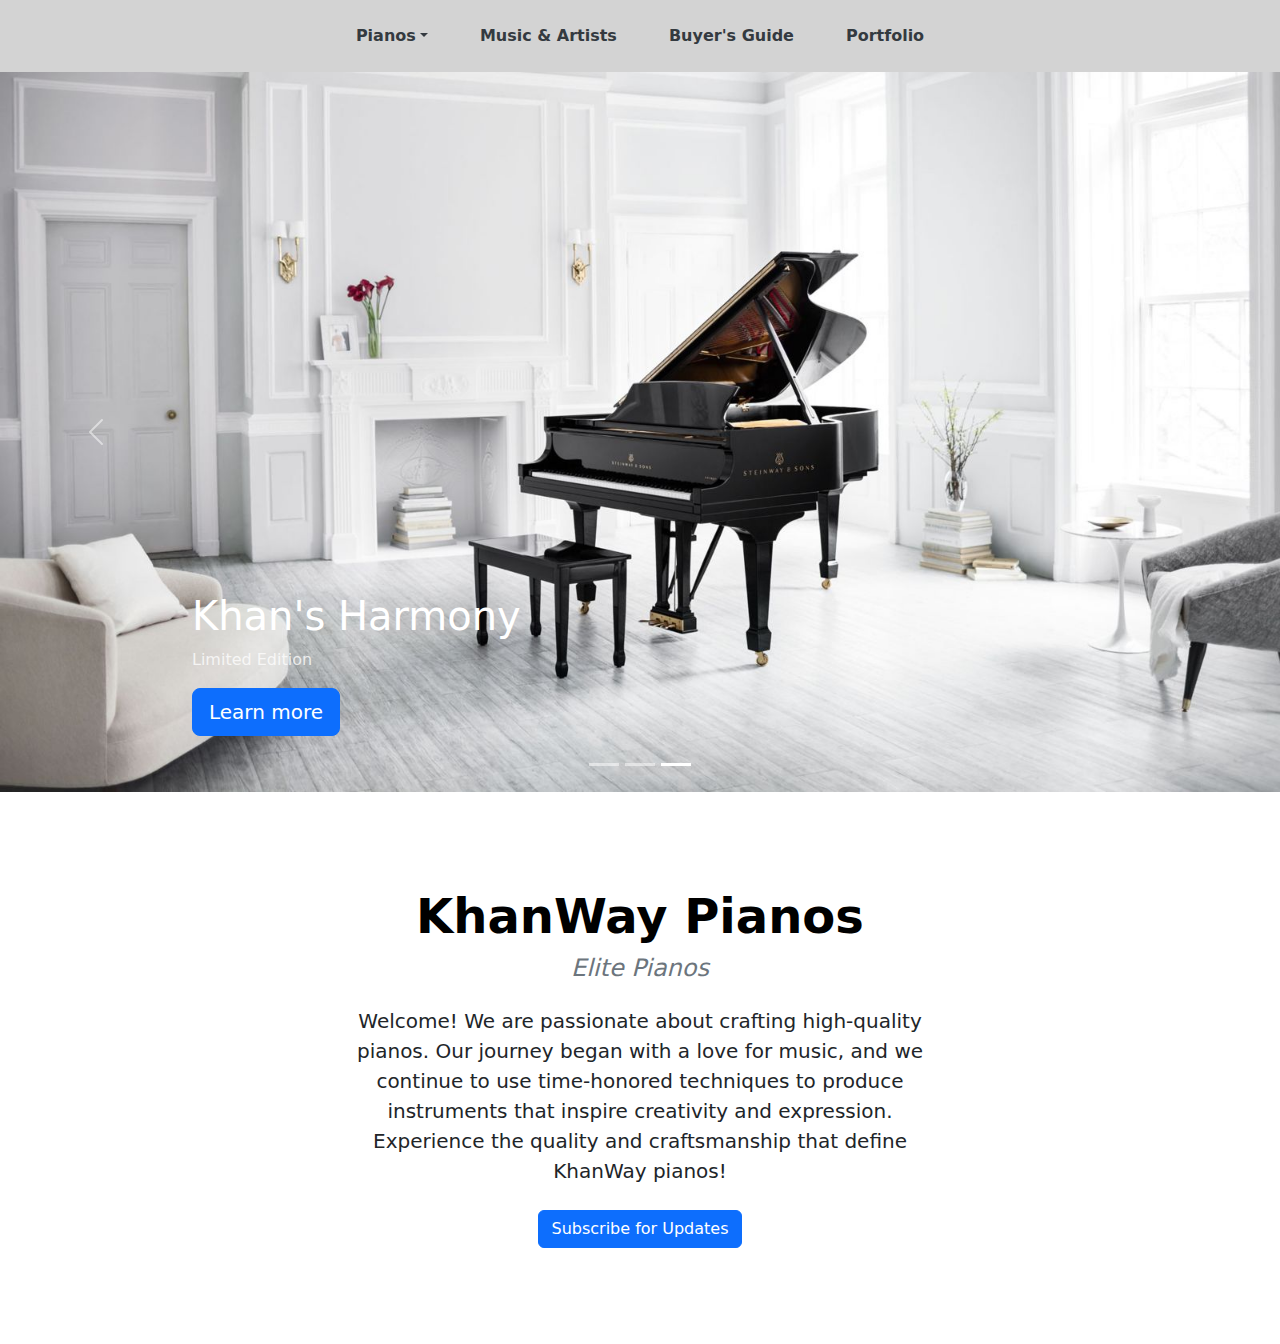
<file: index.html>
<!DOCTYPE html>
<html lang="en">
<head>
    <meta charset="UTF-8">
    <meta name="viewport" content="width=device-width, initial-scale=1.0">
    <title>KhanWay Pianos</title>
    <link href="https://cdn.jsdelivr.net/npm/bootstrap@5.3.3/dist/css/bootstrap.min.css" rel="stylesheet" integrity="sha384-QWTKZyjpPEjISv5WaRU9OFeRpok6YctnYmDr5pNlyT2bRjXh0JMhjY6hW+ALEwIH" crossorigin="anonymous">  
    <style>
        .elite-pianos {
            font-size: 1.5rem; 
            font-style: italic; 
            color: #6c757d; 
            font-weight: normal;
        }

        header {
            background-color: #f8f9fa;
        }

        .nav-link {
            color: #343a40;
            font-weight: bold;
        }

        .nav-link:hover {
            color: #007bff;
            text-decoration: underline;
        }

        .dropdown-menu {
            background-color: #ffffff;
            border: 1px solid #dee2e6;
        }

        .dropdown-item:hover {
            background-color: #007bff;
            color: white;
        }

        .nav-item {
            margin: 0 10px;
        }
    </style>
</head>
<body>    
    <!--Header Section with Dropdown-->
    <header class="d-flex justify-content-center py-3" style="background-color: lightgrey;">
        <ul class="nav nav-pills">
            <li class="nav-item dropdown">
                <a class="nav-link dropdown-toggle" href="#" role="button" data-bs-toggle="dropdown" aria-expanded="false">Pianos</a>
                <ul class="dropdown-menu">
                    <li><a class="dropdown-item" href="#">Acoustic Pianos</a></li>
                    <li><a class="dropdown-item" href="#">Digital Pianos</a></li>
                    <li><a class="dropdown-item" href="#">Grand Pianos</a></li>
                </ul>
            </li>
            <li class="nav-item"><a href="#" class="nav-link">Music & Artists</a></li>
            <li class="nav-item"><a href="#" class="nav-link">Buyer's Guide</a></li>
            <li class="nav-item"><a href="portfolio.html" class="nav-link">Portfolio</a></li>
        </ul>
    </header>
    
    <!--Carousel Section-->
    <div id="myCarousel" class="carousel slide mb-6" data-bs-ride="carousel">
        <div class="carousel-indicators">
            <button type="button" data-bs-target="#myCarousel" data-bs-slide-to="0" aria-label="Slide 1"></button>
            <button type="button" data-bs-target="#myCarousel" data-bs-slide-to="1" aria-label="Slide 2"></button>
            <button type="button" data-bs-target="#myCarousel" data-bs-slide-to="2" aria-label="Slide 3" class="active" aria-current="true"></button>
        </div>
        <div class="carousel-inner">
            <div class="carousel-item active"> 
                <img src="assets/piano 1.jpg" class="d-block w-100" alt="First slide image"> 
                <div class="container">
                    <div class="carousel-caption text-start">
                        <h1>Khan's Harmony</h1>
                        <p class="opacity-75">Limited Edition</p>
                        <p><a class="btn btn-lg btn-primary" href="#">Learn more</a></p>
                    </div>
                </div>
            </div>
            <div class="carousel-item">
                <img src="assets/piano 2.jpg" class="d-block w-100" alt="Second slide image">
                <div class="container">
                    <div class="carousel-caption">
                        <h1>Tengri Touch</h1>
                        <p>Limited Edition</p>
                        <p><a class="btn btn-lg btn-primary" href="#">Learn more</a></p>
                    </div>
                </div>
            </div>
            <div class="carousel-item">
                <img src="assets/piano 3.jpg" class="d-block w-100" alt="Third slide image">  
                <div class="container">
                    <div class="carousel-caption text-end">
                        <h1>Steppe Serenade</h1>
                        <p>Limited Edition</p>
                        <p><a class="btn btn-lg btn-primary" href="#">Learn more</a></p>
                    </div>
                </div>
            </div>
        </div>
        <button class="carousel-control-prev" type="button" data-bs-target="#myCarousel" data-bs-slide="prev">
            <span class="carousel-control-prev-icon" aria-hidden="true"></span>
            <span class="visually-hidden">Previous</span>
        </button>
        <button class="carousel-control-next" type="button" data-bs-target="#myCarousel" data-bs-slide="next">
            <span class="carousel-control-next-icon" aria-hidden="true"></span>
            <span class="visually-hidden">Next</span>
        </button>
    </div>

    <!--Heroes Section-->
    <div class="px-4 py-5 my-5 text-center">
        <h1 class="display-5 fw-bold text-body-emphasis">KhanWay Pianos</h1>
        <h2 class="h4 mb-4 elite-pianos">Elite Pianos</h2>
        <div class="col-lg-6 mx-auto">
            <p class="lead mb-4">Welcome! We are passionate about crafting high-quality pianos. Our journey began with a love for music, and we continue to use time-honored techniques to produce instruments that inspire creativity and expression. Experience the quality and craftsmanship that define KhanWay pianos!</p>
            <button type="button" class="btn btn-primary" data-bs-toggle="modal" data-bs-target="#subscribeModal">
                Subscribe for Updates
            </button>
        </div>
    </div>
    
   <!--Modals Section-->
    <div class="modal fade" id="subscribeModal" tabindex="-1" aria-labelledby="subscribeModalLabel" aria-hidden="true"> 
        <div class="modal-dialog">
            <div class="modal-content rounded-4 shadow">
                <div class="modal-header p-5 pb-4 border-bottom-0">
                    <h1 class="fw-bold mb-0 fs-2">Sign up for free</h1>
                    <button type="button" class="btn-close" data-bs-dismiss="modal" aria-label="Close"></button>
                </div>
                <div class="modal-body p-5 pt-0">
                    <p>Subscribe to receive the latest news and updates about KhanWay Pianos.</p>
                    <form>
                        <div class="form-floating mb-3">
                            <input type="email" class="form-control rounded-3" id="floatingInput" placeholder="name@example.com" required> 
                            <label for="floatingInput">Email address</label>
                        </div>
                        <div class="form-floating mb-3">
                            <input type="password" class="form-control rounded-3" id="floatingPassword" placeholder="Password" required> 
                            <label for="floatingPassword">Password</label>
                        </div>
                        <button class="w-100 mb-2 btn btn-lg rounded-3 btn-primary" type="submit">Sign up</button>
                        <small class="text-body-secondary">By clicking Sign up, you agree to the terms of use.</small>
                        <hr class="my-4">
                        <h2 class="fs-5 fw-bold mb-3">Or use a third-party</h2>
                        <button class="w-100 py-2 mb-2 btn btn-outline-secondary rounded-3" type="submit">
                            Sign up with Twitter
                        </button>
                        <button class="w-100 py-2 mb-2 btn btn-outline-primary rounded-3" type="submit">
                            Sign up with Facebook
                        </button>
                        <button class="w-100 py-2 mb-2 btn btn-outline-secondary rounded-3" type="submit">
                            Sign up with GitHub
                        </button>
                    </form>
                </div>
            </div>
        </div>
    </div>

    <script src="https://cdn.jsdelivr.net/npm/bootstrap@5.3.3/dist/js/bootstrap.bundle.min.js" integrity="sha384-YvpcrYf0tY3lHB60NNkmXc5s9fDVZLESaAA55NDzOxhy9GkcIdslK1eN7N6jIeHz" crossorigin="anonymous"></script>
</body>
</html>
</file>
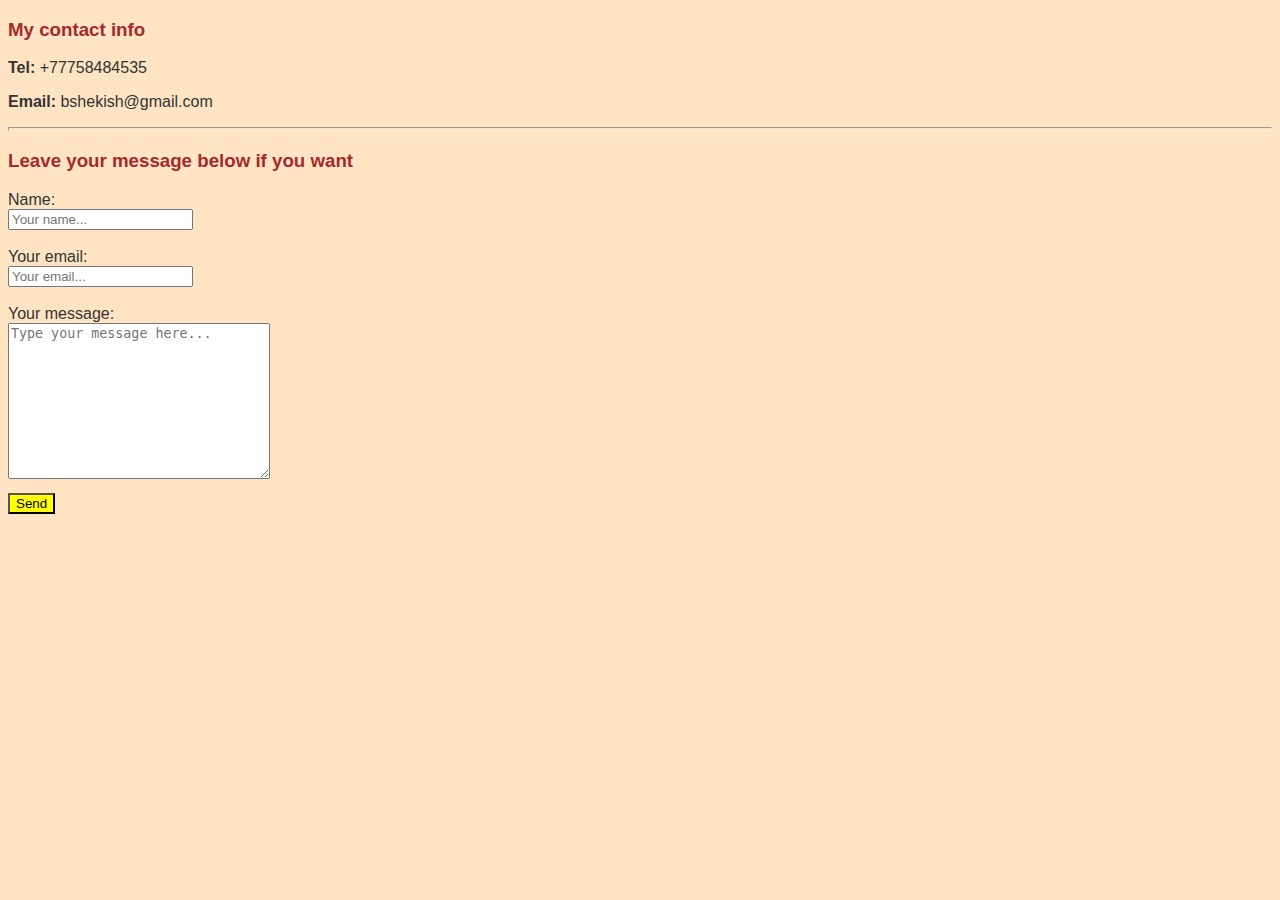
<file: contactme.html>
<!DOCTYPE html>
<html lang="en">
<head>
    <meta charset="UTF-8">
    <meta name="viewport" content="width=device-width, initial-scale=1.0">
    <title>Contact me</title>
</head>
<body style="background-color: bisque; font-family: Arial, sans-serif; color: #333;">
        <h3 style="color: brown;">My contact info</h3>
        <p><strong>Tel:</strong> +77758484535</p>
        <p><strong>Email:</strong> bshekish@gmail.com</p>
        <hr style="height: 2px;">

        <h3 style="color: brown">Leave your message below if you want</h3> 
        <form action="mailto:bshekish@gmail.com" method="post" enctype="text/plain">
            <label>Name:</label><br>
            <input type="text" name="Name" placeholder="Your name..."><br><br>

            <label>Your email:</label><br>
            <input type="email" name="Email" placeholder="Your email..."><br><br>
            
            <label>Your message:</label><br>
            <textarea name="Message" rows="10" cols="30" placeholder="Type your message here..."></textarea><br>
            <input type="submit" value="Send" style="margin-top: 10px; background-color: yellow; color: black;">

        </form>   
  
</body>
</html>
</file>
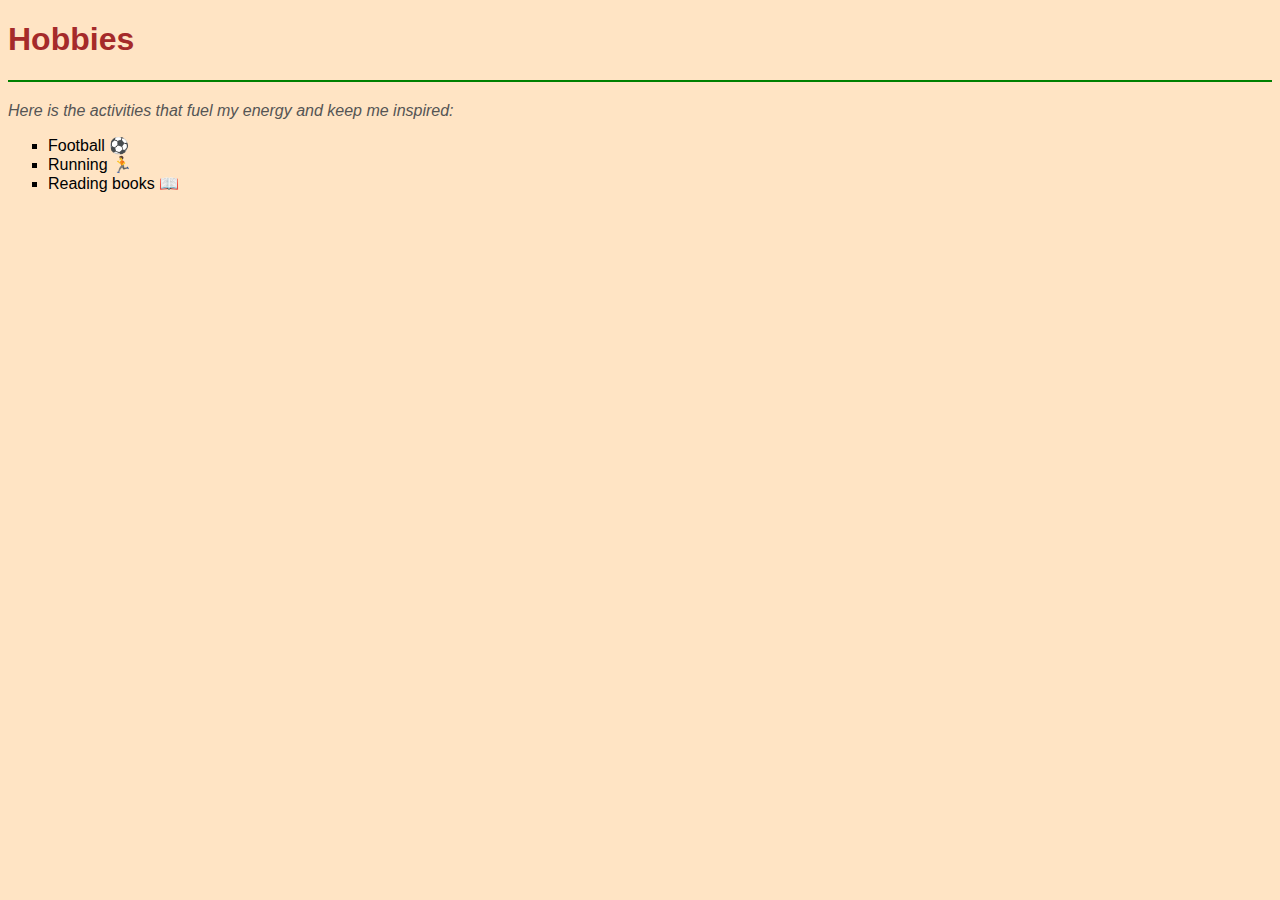
<file: hobbies.html>
<!DOCTYPE html>
<html lang="en">
<head>
    <meta charset="UTF-8">
    <meta name="viewport" content="width=device-width, initial-scale=1.0">
    <title>Hobbies</title>
    <style>
         body {
            background-color: bisque;
            font-family: Arial, sans-serif;
        }

        h1 {
            color: brown;
        }

        hr {
            border: 0;
            height: 2px;
            background-color: green;
            margin-bottom: 20px;
        }

        p {
            font-style: italic;
            color: #555;
        }    

        ul{
            list-style-type: square;        
        }
    </style>
</head>
<body>
    <h1>Hobbies</h1>
    <hr>
    <p>Here is the activities that fuel my energy and keep me inspired:</p>
    <ul>
        <li>Football &#9917;</li> 
        <li>Running &#127939;</li> 
        <li>Reading books &#128214;</li> 
    </ul>
    
</body>
</html>
</file>
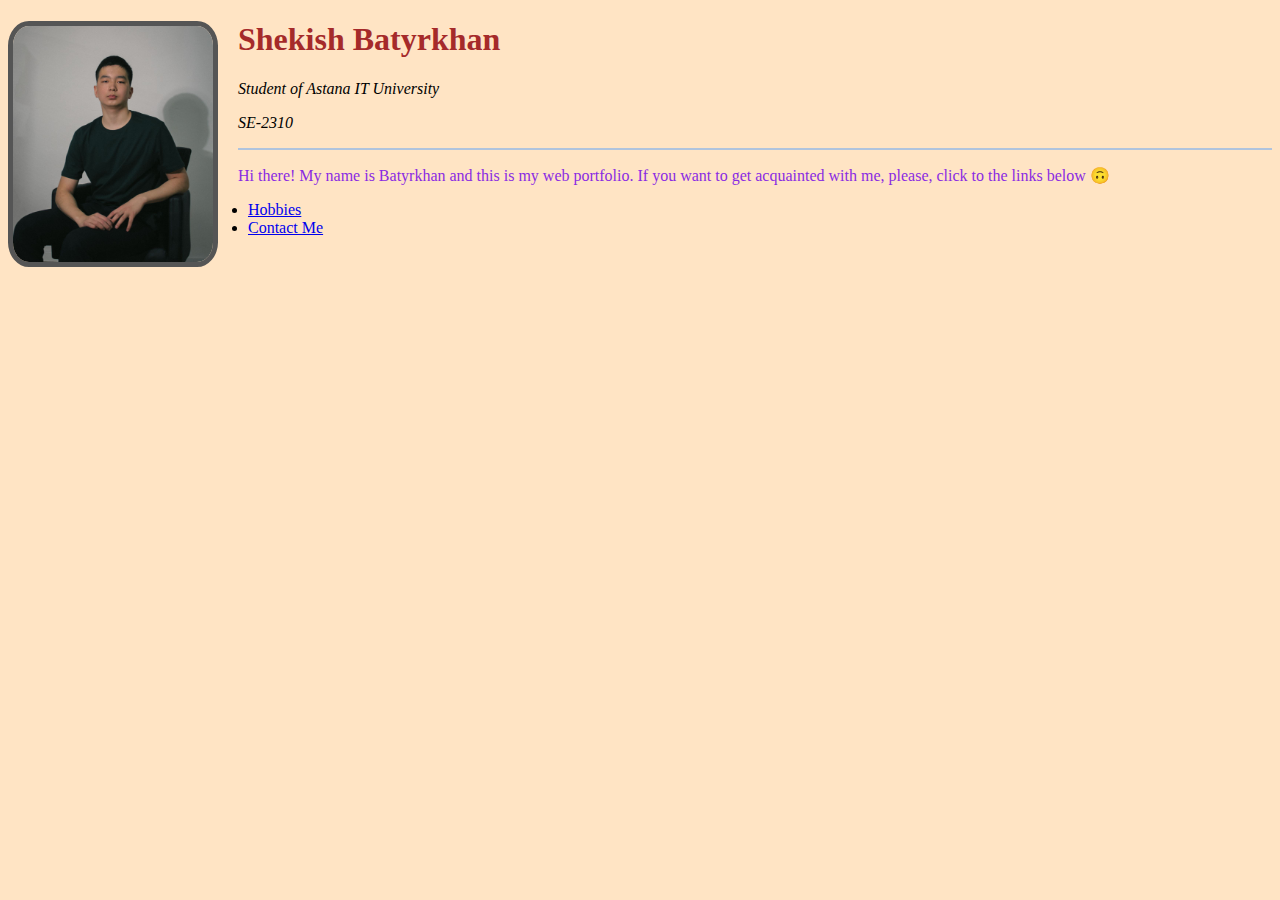
<file: home.html>
<!DOCTYPE html>
<html lang="en">
    <head>
        <meta charset="UTF-8">
        <meta name="viewport" content="width=device-width, initial-scale=1.0">
        <title>My Portfolio Website</title>
        <link rel="stylesheet" href="style.css">
    </head>
    <body>
        <header>
            <img src="assets/image.jpg" alt="Here should be my photo" width="200">

            <h1>Shekish Batyrkhan</h1>
            <p><em>Student of Astana IT University</em></p>   
            <p><em>SE-2310</em></p>
            <hr>

            <p>Hi there! My name is Batyrkhan and this is my web portfolio. If you want to get acquainted with me, please, click to the links below &#128579;</p>
            <nav>
                <ul>
                    <li><a href="hobbies.html" target="_blank">Hobbies</a></li>
                    <li><a href="contactme.html" target="_blank">Contact Me</a></li>
                </ul>
            </nav>
        </header>
    </body>
</html>
</file>
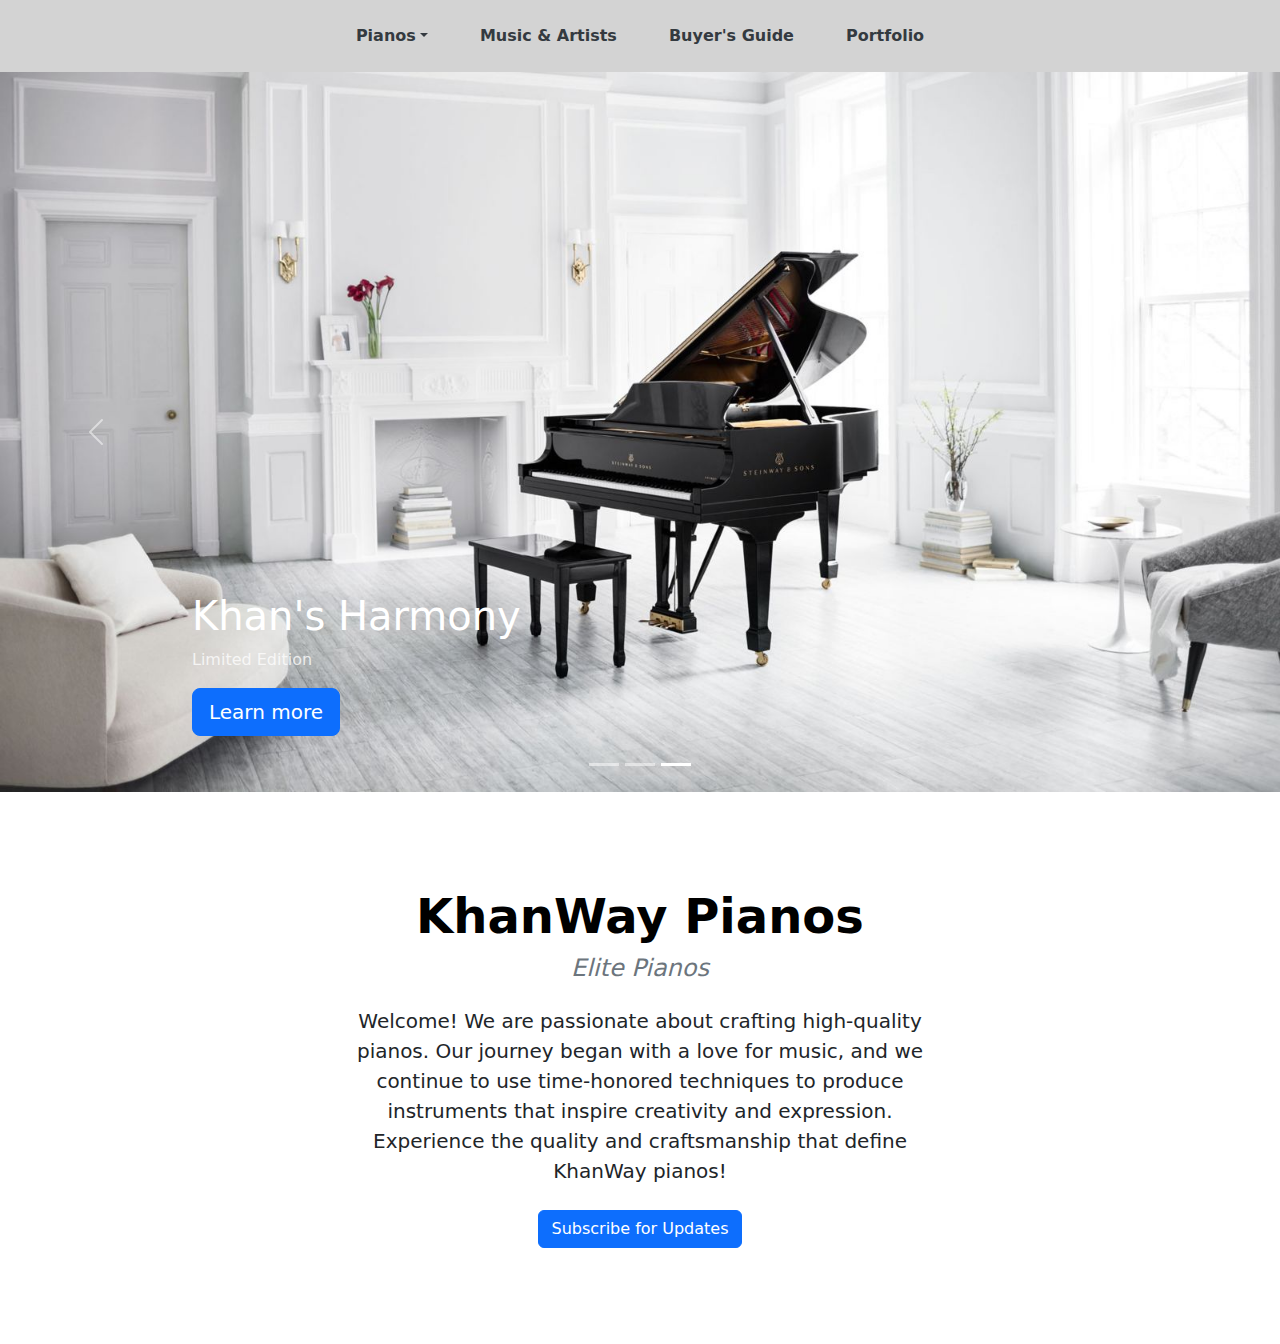
<file: index1.html>
<!DOCTYPE html>
<html lang="en">
<head>
    <meta charset="UTF-8">
    <meta name="viewport" content="width=device-width, initial-scale=1.0">
    <title>KhanWay Pianos</title>
    <link href="https://cdn.jsdelivr.net/npm/bootstrap@5.3.3/dist/css/bootstrap.min.css" rel="stylesheet" integrity="sha384-QWTKZyjpPEjISv5WaRU9OFeRpok6YctnYmDr5pNlyT2bRjXh0JMhjY6hW+ALEwIH" crossorigin="anonymous">  
    <style>
        .elite-pianos {
            font-size: 1.5rem; 
            font-style: italic; 
            color: #6c757d; 
            font-weight: normal;
        }

        header {
            background-color: #f8f9fa;
        }

        .nav-link {
            color: #343a40;
            font-weight: bold;
        }

        .nav-link:hover {
            color: #007bff;
            text-decoration: underline;
        }

        .dropdown-menu {
            background-color: #ffffff;
            border: 1px solid #dee2e6;
        }

        .dropdown-item:hover {
            background-color: #007bff;
            color: white;
        }

        .nav-item {
            margin: 0 10px;
        }
    </style>
</head>
<body>    
    <!--Header Section and Dropdown-->
    <header class="d-flex justify-content-center py-3" style="background-color: lightgrey;">
        <ul class="nav nav-pills">
            <li class="nav-item dropdown">
                <a class="nav-link dropdown-toggle" href="#" role="button" data-bs-toggle="dropdown" aria-expanded="false">Pianos</a>
                <ul class="dropdown-menu">
                    <li><a class="dropdown-item" href="#">Acoustic Pianos</a></li>
                    <li><a class="dropdown-item" href="#">Digital Pianos</a></li>
                    <li><a class="dropdown-item" href="#">Grand Pianos</a></li>
                </ul>
            </li>
            <li class="nav-item"><a href="#" class="nav-link">Music & Artists</a></li>
            <li class="nav-item"><a href="#" class="nav-link">Buyer's Guide</a></li>
            <li class="nav-item"><a href="portfolio.html" class="nav-link">Portfolio</a></li>
        </ul>
    </header>
    
    <!--Carousel Section-->
    <div id="myCarousel" class="carousel slide mb-6" data-bs-ride="carousel">
        <div class="carousel-indicators">
            <button type="button" data-bs-target="#myCarousel" data-bs-slide-to="0" aria-label="Slide 1"></button>
            <button type="button" data-bs-target="#myCarousel" data-bs-slide-to="1" aria-label="Slide 2"></button>
            <button type="button" data-bs-target="#myCarousel" data-bs-slide-to="2" aria-label="Slide 3" class="active" aria-current="true"></button>
        </div>
        <div class="carousel-inner">
            <div class="carousel-item active"> 
                <img src="assets/piano 1.jpg" class="d-block w-100" alt="First slide image"> 
                <div class="container">
                    <div class="carousel-caption text-start">
                        <h1>Khan's Harmony</h1>
                        <p class="opacity-75">Limited Edition</p>
                        <p><a class="btn btn-lg btn-primary" href="#">Learn more</a></p>
                    </div>
                </div>
            </div>
            <div class="carousel-item">
                <img src="assets/piano 2.jpg" class="d-block w-100" alt="Second slide image">
                <div class="container">
                    <div class="carousel-caption">
                        <h1>Tengri Touch</h1>
                        <p>Limited Edition</p>
                        <p><a class="btn btn-lg btn-primary" href="#">Learn more</a></p>
                    </div>
                </div>
            </div>
            <div class="carousel-item">
                <img src="assets/piano 3.jpg" class="d-block w-100" alt="Third slide image">  
                <div class="container">
                    <div class="carousel-caption text-end">
                        <h1>Steppe Serenade</h1>
                        <p>Limited Edition</p>
                        <p><a class="btn btn-lg btn-primary" href="#">Learn more</a></p>
                    </div>
                </div>
            </div>
        </div>
        <button class="carousel-control-prev" type="button" data-bs-target="#myCarousel" data-bs-slide="prev">
            <span class="carousel-control-prev-icon" aria-hidden="true"></span>
            <span class="visually-hidden">Previous</span>
        </button>
        <button class="carousel-control-next" type="button" data-bs-target="#myCarousel" data-bs-slide="next">
            <span class="carousel-control-next-icon" aria-hidden="true"></span>
            <span class="visually-hidden">Next</span>
        </button>
    </div>

    <!--Heroes Section-->
    <div class="px-4 py-5 my-5 text-center">
        <h1 class="display-5 fw-bold text-body-emphasis">KhanWay Pianos</h1>
        <h2 class="h4 mb-4 elite-pianos">Elite Pianos</h2>
        <div class="col-lg-6 mx-auto">
            <p class="lead mb-4">Welcome! We are passionate about crafting high-quality pianos. Our journey began with a love for music, and we continue to use time-honored techniques to produce instruments that inspire creativity and expression. Experience the quality and craftsmanship that define KhanWay pianos!</p>
            <button type="button" class="btn btn-primary" data-bs-toggle="modal" data-bs-target="#subscribeModal">
                Subscribe for Updates
            </button>
        </div>
    </div>
    
   <!--Modals Section-->
    <div class="modal fade" id="subscribeModal" tabindex="-1" aria-labelledby="subscribeModalLabel" aria-hidden="true"> 
        <div class="modal-dialog">
            <div class="modal-content rounded-4 shadow">
                <div class="modal-header p-5 pb-4 border-bottom-0">
                    <h1 class="fw-bold mb-0 fs-2">Sign up for free</h1>
                    <button type="button" class="btn-close" data-bs-dismiss="modal" aria-label="Close"></button>
                </div>
                <div class="modal-body p-5 pt-0">
                    <p>Subscribe to receive the latest news and updates about KhanWay Pianos.</p>
                    <form>
                        <div class="form-floating mb-3">
                            <input type="email" class="form-control rounded-3" id="floatingInput" placeholder="name@example.com" required> 
                            <label for="floatingInput">Email address</label>
                        </div>
                        <div class="form-floating mb-3">
                            <input type="password" class="form-control rounded-3" id="floatingPassword" placeholder="Password" required> 
                            <label for="floatingPassword">Password</label>
                        </div>
                        <button class="w-100 mb-2 btn btn-lg rounded-3 btn-primary" type="submit">Sign up</button>
                        <small class="text-body-secondary">By clicking Sign up, you agree to the terms of use.</small>
                        <hr class="my-4">
                        <h2 class="fs-5 fw-bold mb-3">Or use a third-party</h2>
                        <button class="w-100 py-2 mb-2 btn btn-outline-secondary rounded-3" type="submit">
                            Sign up with Twitter
                        </button>
                        <button class="w-100 py-2 mb-2 btn btn-outline-primary rounded-3" type="submit">
                            Sign up with Facebook
                        </button>
                        <button class="w-100 py-2 mb-2 btn btn-outline-secondary rounded-3" type="submit">
                            Sign up with GitHub
                        </button>
                    </form>
                </div>
            </div>
        </div>
    </div>

    <script src="https://cdn.jsdelivr.net/npm/bootstrap@5.3.3/dist/js/bootstrap.bundle.min.js" integrity="sha384-YvpcrYf0tY3lHB60NNkmXc5s9fDVZLESaAA55NDzOxhy9GkcIdslK1eN7N6jIeHz" crossorigin="anonymous"></script>
</body>
</html>
</file>
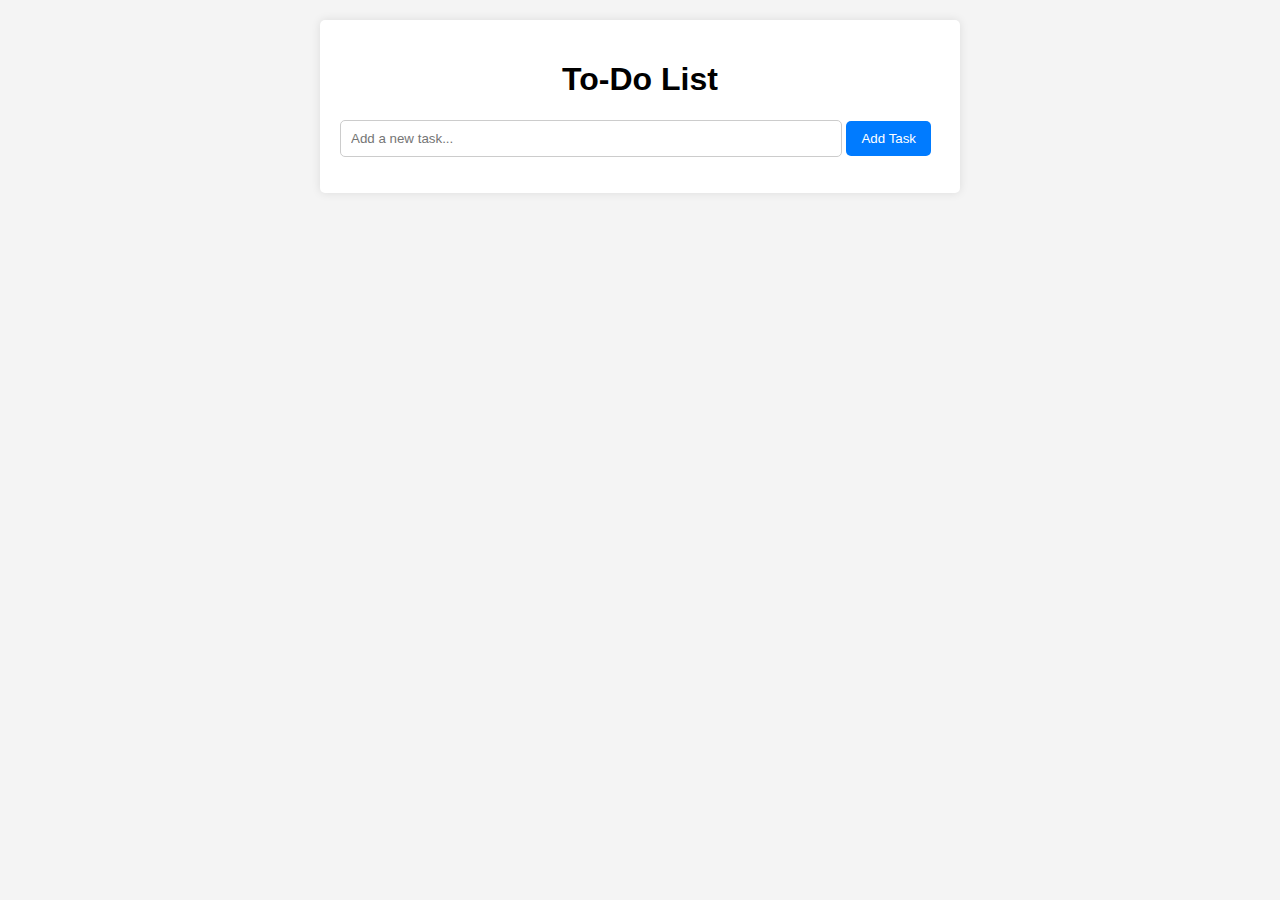
<file: index2.html>
<!DOCTYPE html>
<html lang="en">
<head>
    <meta charset="UTF-8">
    <meta name="viewport" content="width=device-width, initial-scale=1.0">
    <title>Simple To-Do List</title>
    <style>
        body {
            font-family: Arial, sans-serif;
            background-color: #f4f4f4;
            margin: 0;
            padding: 20px;
        }
        .container {
            max-width: 600px;
            margin: 0 auto;
            background: white;
            padding: 20px;
            border-radius: 5px;
            box-shadow: 0 0 10px rgba(0, 0, 0, 0.1);
        }
        h1 {
            text-align: center;
        }
        input[type="text"] {
            width: 80%;
            padding: 10px;
            border: 1px solid #ccc;
            border-radius: 5px;
        }
        button {
            padding: 10px 15px;
            background-color: #007bff; 
            color: white;
            border: none;
            border-radius: 5px;
            cursor: pointer;
        }
        button:hover {
            background-color: #0056b3; 
        }
        ul {
            list-style-type: none;
            padding: 0;
        }
        li {
            padding: 10px;
            border-bottom: 1px solid #ccc;
            display: flex;
            justify-content: space-between;
            align-items: center;
        }
        .completed {
            text-decoration: line-through;
            color: gray;
        }
        .deleteBtn {
            background-color: #dc3545;
            color: white;
            border: none;
            border-radius: 5px;
            padding: 5px 10px;
            cursor: pointer;
        }
        .deleteBtn:hover {
            background-color: #c82333;
        }
        .completeBtn {
            background-color: #28a745;
            color: white;
            border: none;
            border-radius: 5px;
            padding: 5px 10px;
            cursor: pointer;
        }
        .completeBtn:hover {
            background-color: #218838; 
        }
    </style>
</head>
<body>
    <div class="container">
        <h1>To-Do List</h1>
        <input type="text" id="taskInput" placeholder="Add a new task..." />
        <button id="addTaskBtn">Add Task</button>
        <ul id="taskList"></ul>
    </div>
    <script>
        document.getElementById('addTaskBtn').addEventListener('click', addTask);
        document.getElementById('taskInput').addEventListener('keypress', function(event) {
            if (event.key === 'Enter') {
                addTask();
            }
        });

        function addTask() {
            const taskInput = document.getElementById('taskInput');
            const taskValue = taskInput.value.trim();

            if (!taskValue) {
                alert("You must type something!");
                return;
            }

            const taskList = document.getElementById('taskList');
            const li = document.createElement('li');

            li.innerHTML = `
                <span>${taskValue}</span>   
                <div>
                    <button class="completeBtn">Completed</button>
                    <button class="deleteBtn">Delete</button>
                </div>
            `;

            li.querySelector('.completeBtn').addEventListener('click', () => {
                li.querySelector('span').classList.toggle('completed');
            });

            li.querySelector('.deleteBtn').addEventListener('click', () => {
                taskList.removeChild(li);
            });

            taskList.appendChild(li);
            taskInput.value = '';
        }
    </script>
</body>
</html>
</file>
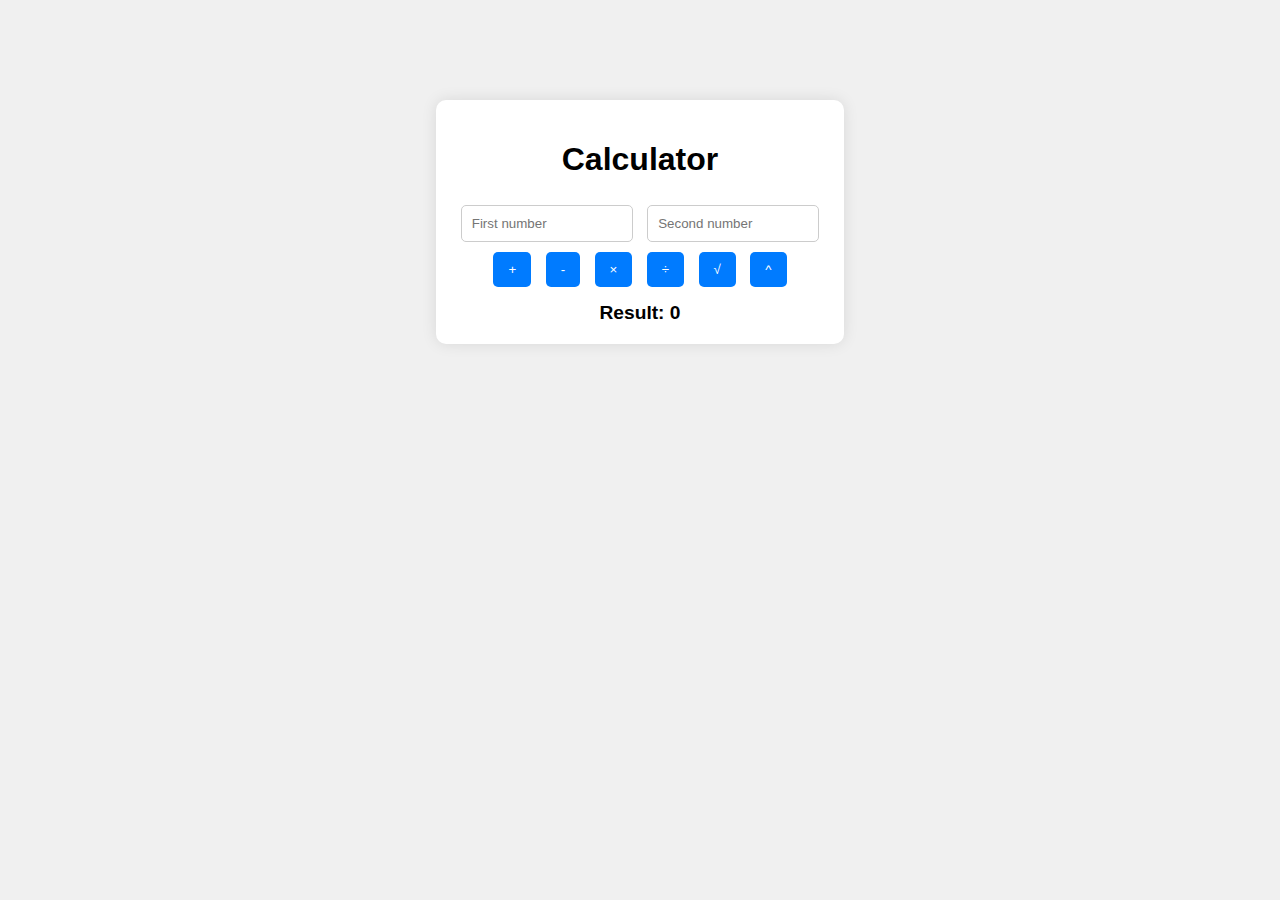
<file: index3.html>
<!DOCTYPE html>
<html lang="en">
<head>
    <meta charset="UTF-8">
    <meta name="viewport" content="width=device-width, initial-scale=1.0">
    <title>Simple Calculator</title>
    <style>
        body {
            font-family: Arial, sans-serif;
            background-color: #f0f0f0;
            text-align: center;
            margin-top: 100px;
        }
        .calculator {
            display: inline-block;
            padding: 20px;
            border-radius: 10px;
            box-shadow: 0 0 15px rgba(0, 0, 0, 0.1);
            background-color: #fff;
        }
        input {
            padding: 10px;
            width: 150px;
            margin: 5px;
            border: 1px solid #ccc;
            border-radius: 5px;
        }
        button {
            padding: 10px 15px;
            margin: 5px;
            border: none;
            border-radius: 5px;
            background-color: #007bff; 
            color: white;
            cursor: pointer;
            transition: background-color 0.3s;
        }
        button:hover {
            background-color: #0056b3;
        }
        .result {
            margin-top: 10px;
            font-size: 1.2em;
            font-weight: bold;
        }
    </style>
</head>
<body>
    <div class="calculator">
        <h1>Calculator</h1>
        <input type="number" id="num1" placeholder="First number">
        <input type="number" id="num2" placeholder="Second number"><br>

        <button onclick="calculate('+')">+</button>
        <button onclick="calculate('-')">-</button>
        <button onclick="calculate('*')">×</button>
        <button onclick="calculate('/')">÷</button>
        <button onclick="calculate('sqrt')">√</button>
        <button onclick="calculate('^')">^</button>

        <div class="result" id="result">Result: 0</div>
    </div>

    <script>
        function calculate(operation) {
            const num1 = parseFloat(document.getElementById('num1').value);
            const num2 = parseFloat(document.getElementById('num2').value);
            let result;

            switch (operation) {
                case '+':
                    result = num1 + num2;
                    break;
                case '-':
                    result = num1 - num2;
                    break;
                case '*':
                    result = num1 * num2;
                    break;
                case '/':
                    if (num2 === 0) {
                        alert("Cannot divide by zero!");
                        return;
                    }
                    result = num1 / num2;
                    break;
                case 'sqrt':
                    result = Math.sqrt(num1);
                    break;
                case '^':
                    result = Math.pow(num1, num2);
                    break;
                default:
                    result = 'Invalid operation';
            }

            document.getElementById('result').textContent = `Result: ${result}`;
        }
    </script>
</body>
</html>
</file>
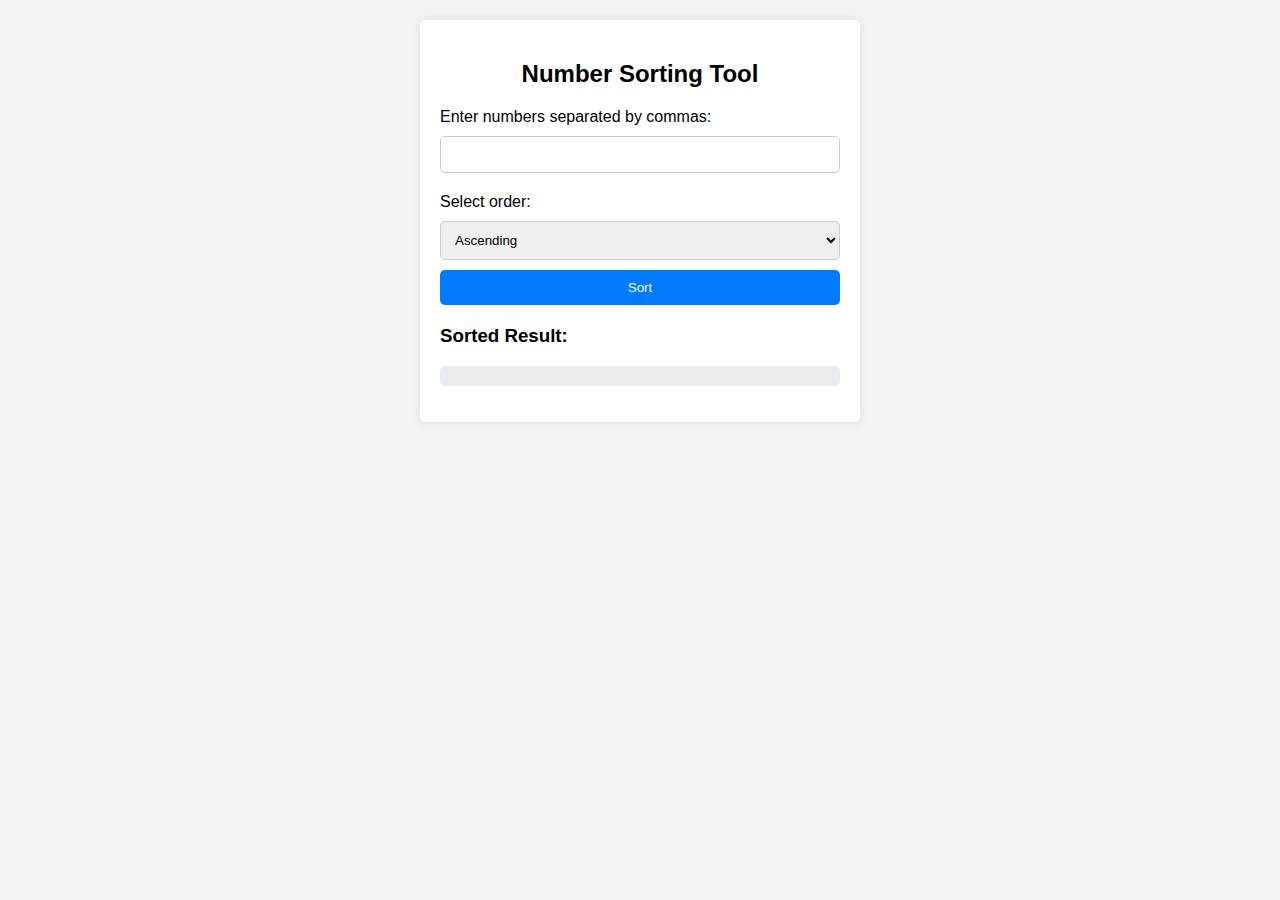
<file: index4.html>
<!DOCTYPE html>
<html lang="en">
<head>
    <meta charset="UTF-8">
    <meta name="viewport" content="width=device-width, initial-scale=1.0">
    <title>Number Sorting Tool</title>
    <style>
        body {
            font-family: Arial, sans-serif;
            background-color: #f4f4f4;
            margin: 0;
            padding: 20px;
        }
        .container {
            max-width: 400px;
            margin: 0 auto;
            background: white;
            padding: 20px;
            border-radius: 5px;
            box-shadow: 0 0 10px rgba(0, 0, 0, 0.1);
        }
        h2 {
            text-align: center;
        }
        label {
            margin: 10px 0;
            display: block;
        }
        input[type="text"], select {
            width: 100%;
            padding: 10px;
            margin-bottom: 10px;
            border: 1px solid #ccc;
            border-radius: 5px;
            box-sizing: border-box;
        }
        button {
            padding: 10px 15px;
            background-color: #007bff; 
            color: white;
            border: none;
            border-radius: 5px;
            cursor: pointer;
            width: 100%;
        }
        button:hover {
            background-color: #0056b3; 
        }
        h3 {
            margin-top: 20px;
        }
        #result {
            padding: 10px;
            background-color: #e9ecef;
            border-radius: 5px;
            margin-top: 10px;
        }
    </style>
</head>
<body>
    <div class="container">
        <h2>Number Sorting Tool</h2>
        <label for="numbers">Enter numbers separated by commas:</label>
        <input type="text" id="numbers" required>
        
        <label for="order">Select order:</label>
        <select id="order">
            <option value="asc">Ascending</option>
            <option value="desc">Descending</option>
        </select>
        
        <button onclick="sortNumbers()">Sort</button>
        
        <h3>Sorted Result:</h3>
        <p id="result"></p>
    </div>

    <script>
        function sortNumbers() {
            const numberInput = document.getElementById('numbers').value;
            const order = document.getElementById('order').value;
            const resultElement = document.getElementById('result');

            const numberArray = numberInput.split(',');
            const validNumbers = [];

            for (let i = 0; i < numberArray.length; i++) {
                const num = numberArray[i].trim();
                if (!isNaN(num) && num !== '') {
                    validNumbers.push(Number(num));
                } else {
                    resultElement.textContent = "Please enter valid numbers only.";
                    return;
                }
            }

            validNumbers.sort((a, b) => order === 'asc' ? a - b : b - a);
            resultElement.textContent = validNumbers.join(', ');
        }
    </script>
</body>
</html>
</file>
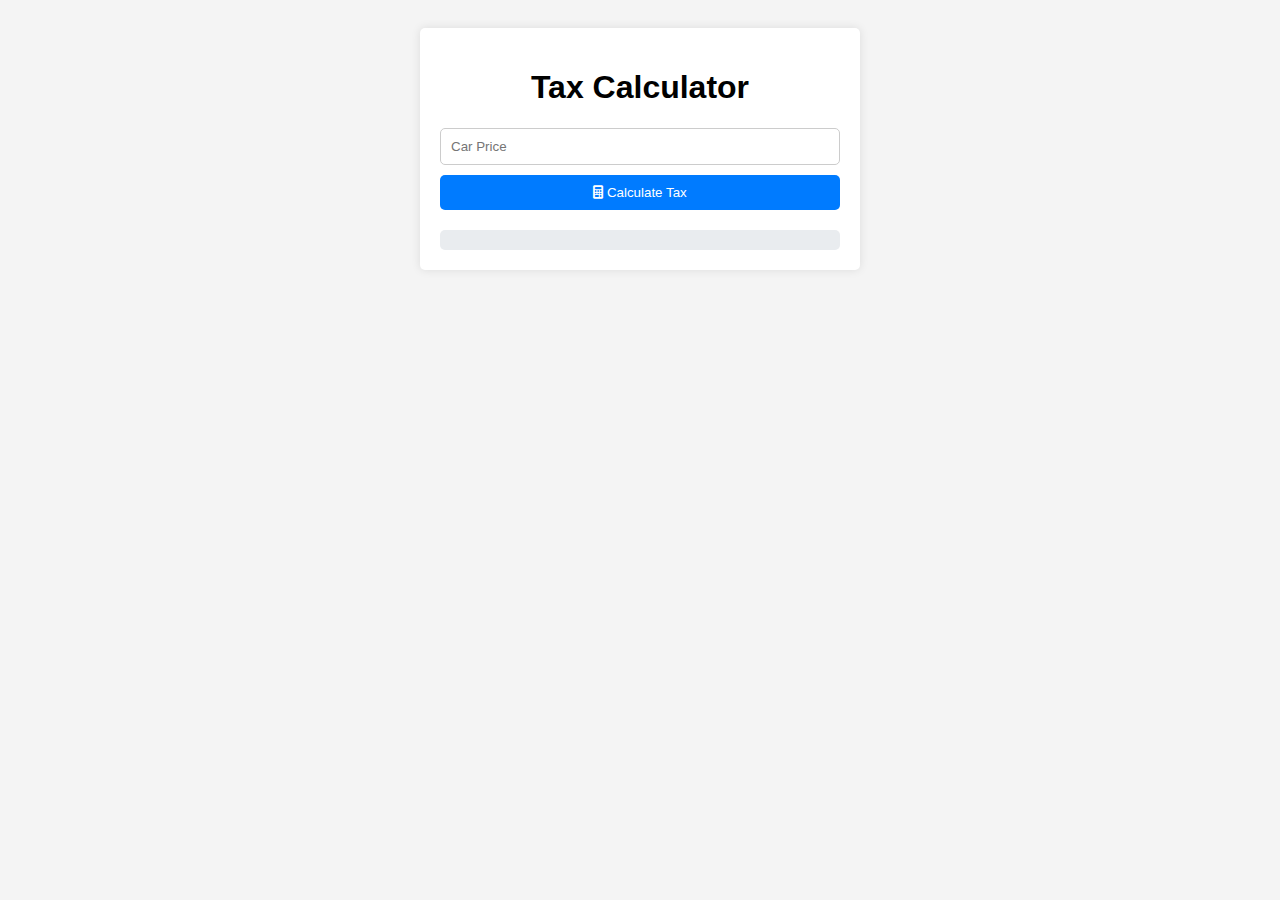
<file: index5.html>
<!DOCTYPE html>
<html lang="en">
<head>
    <meta charset="UTF-8">
    <meta name="viewport" content="width=device-width, initial-scale=1.0">
    <title>Tax Calculator</title>
    <link rel="stylesheet" href="https://cdnjs.cloudflare.com/ajax/libs/font-awesome/6.0.0-beta3/css/all.min.css">
    <style>
        body {
            font-family: Arial, sans-serif;
            background-color: #f4f4f4;
            padding: 20px;
        }
        .container {
            max-width: 400px;
            margin: 0 auto;
            background: white;
            padding: 20px;
            border-radius: 5px;
            box-shadow: 0 0 10px rgba(0, 0, 0, 0.1);
            text-align: center;
        }
        input[type="text"] {
            padding: 10px;
            width: 100%;
            margin-bottom: 10px;
            border: 1px solid #ccc;
            border-radius: 5px;
            box-sizing: border-box;
        }
        button {
            padding: 10px 15px;
            background-color: #007bff; 
            color: white;
            border: none;
            border-radius: 5px;
            cursor: pointer;
            width: 100%;
        }
        button:hover {
            background-color: #0056b3; 
        }
        .result {
            margin-top: 20px;
            font-size: 1.2em;
            padding: 10px;
            background-color: #e9ecef;
            border-radius: 5px;
        }
    </style>
</head>
<body>
    <div class="container">
        <h1>Tax Calculator</h1>
        <input type="text" id="carPrice" placeholder="Car Price">
        <button id="calculateTaxBtn"><i class="fas fa-calculator"></i> Calculate Tax</button>
        <div class="result" id="result"></div>
    </div>

    <script>
        document.getElementById("calculateTaxBtn").addEventListener("click", function() {
            const price = parseFloat(document.getElementById("carPrice").value);
            let taxRate = 0;

            if (isNaN(price) || price < 0) {
                alert("Please enter a valid car price!");
                return;
            }

            if (price > 10000) {
                taxRate = 0.25;
            } else if (price >= 5000) {
                taxRate = 0.20;
            } else {
                taxRate = 0.15;
            }

            const taxAmount = price * taxRate;
            const totalAmount = price + taxAmount;

            document.getElementById("result").innerHTML = `
                <strong>Tax Breakdown:</strong><br>
                Price: $${price.toFixed(2)}<br>
                Tax Rate: ${taxRate * 100}%<br>
                Tax Amount: $${taxAmount.toFixed(2)}<br>
                Total Amount: $${totalAmount.toFixed(2)}
            `;
        });
    </script>
</body>
</html>
</file>
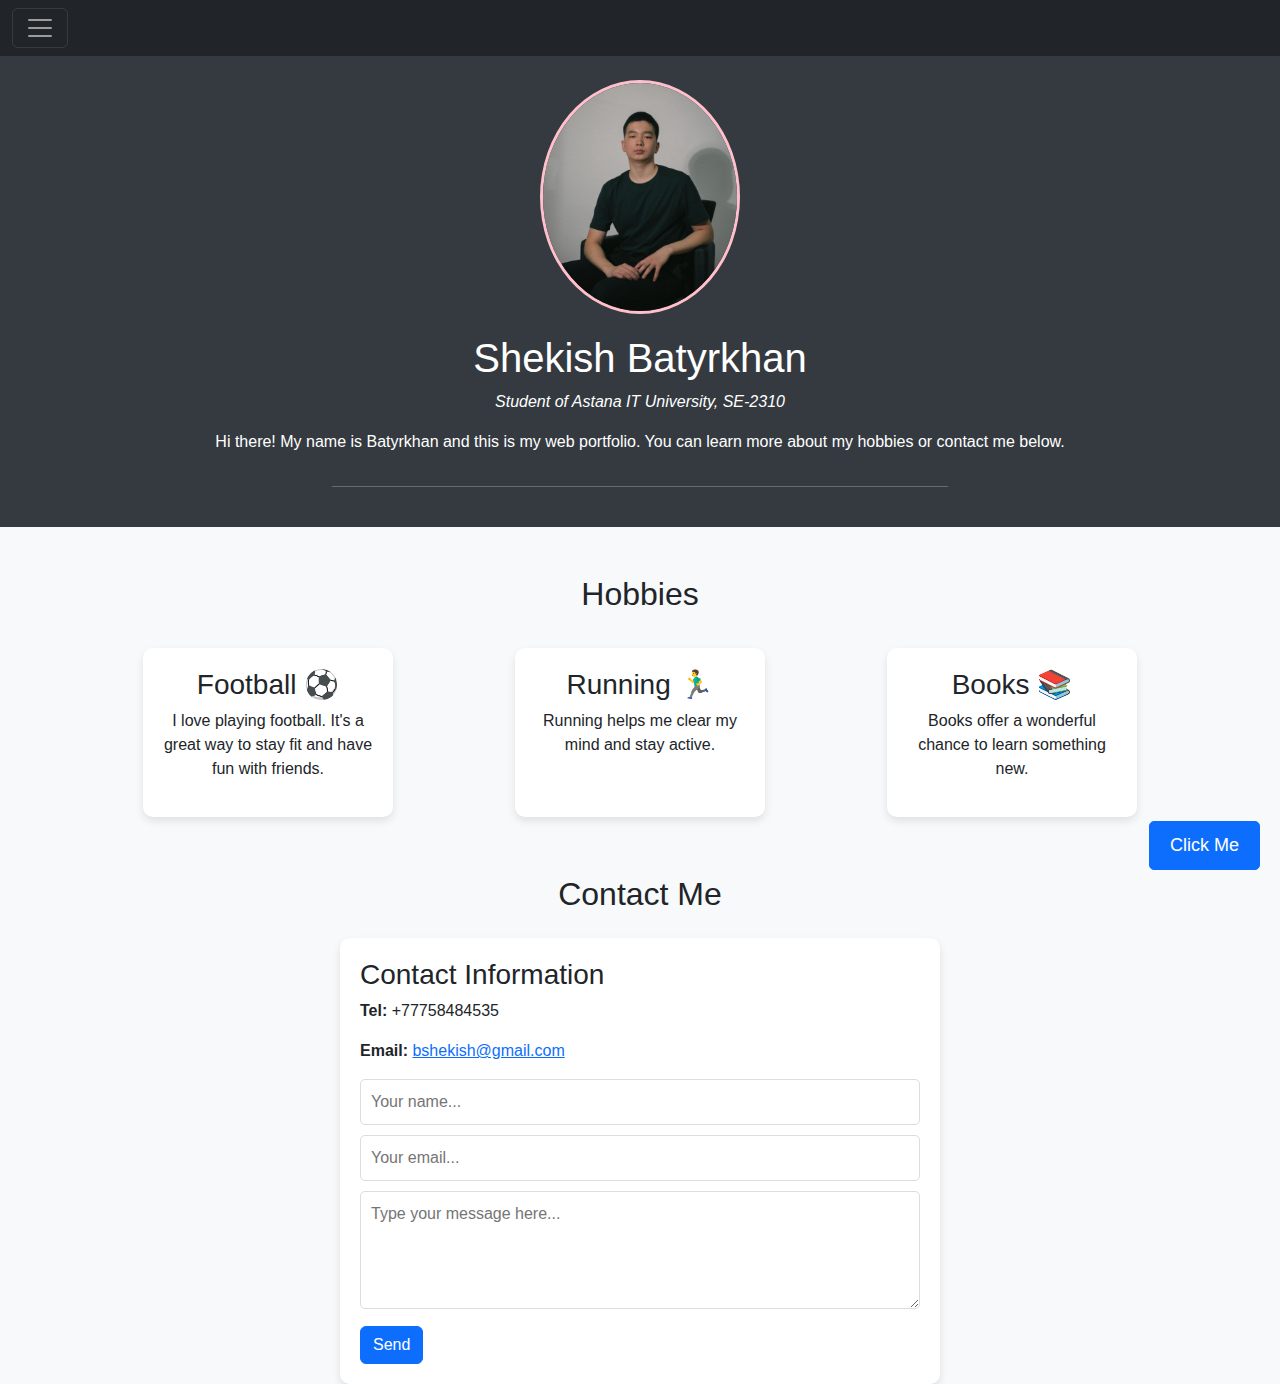
<file: portfolio.html>
<!DOCTYPE html>
<html lang="en">
<head>
    <meta charset="UTF-8">
    <meta name="viewport" content="width=device-width, initial-scale=1.0">
    <title>Portfolio</title>
    <link href="https://cdn.jsdelivr.net/npm/bootstrap@5.3.3/dist/css/bootstrap.min.css" rel="stylesheet" integrity="sha384-QWTKZyjpPEjISv5WaRU9OFeRpok6YctnYmDr5pNlyT2bRjXh0JMhjY6hW+ALEwIH" crossorigin="anonymous">
    <style>
        body {
            font-family: Arial, sans-serif;
            background-color: #f8f9fa;
        }

        header {
            background-color: #343a40;
            color: #fff;
            padding: 30px 0;
        }

        .flex-container {
            display: flex;
            flex-direction: column;
            align-items: center;
        }

        header img {
            border-radius: 50%;
            margin-bottom: 20px;
            border: solid pink;
        }

        .hobbies-container {
            display: flex;
            justify-content: space-around;
            flex-wrap: wrap;
            margin-bottom: 40px;
        }

        .hobby-card {
            background-color: #fff;
            border-radius: 10px;
            box-shadow: 0 4px 8px rgba(0, 0, 0, 0.1);
            padding: 20px;
            margin: 10px;
            width: 250px;
            text-align: center;
            transition: transform 0.2s;
        }

        .hobby-card:hover {
            transform: translateY(-5px);
        }

        .contact-container {
            max-width: 600px;
            margin: 0 auto;
            background-color: #fff;
            padding: 20px;
            border-radius: 10px;
            box-shadow: 0 4px 8px rgba(0, 0, 0, 0.1);
        }

        .contact-form input,
        .contact-form textarea {
            width: 100%;
            padding: 10px;
            margin-bottom: 10px;
            border: 1px solid #ddd;
            border-radius: 5px;
        }

        #magicButton {
            position: fixed;
            bottom: 30px;
            right: 20px;
            z-index: 1000;
            padding: 10px 20px;
            font-size: 18px;
            border-radius: 5px;
            transition: background-color 0.3s;
        }

        #magicButton:hover {
            background-color: #007bff;
            color: white;
        }
    </style>
</head>
<body>

<!-- Navbar -->
<nav class="navbar navbar-dark bg-dark">
    <div class="container-fluid">
        <button class="navbar-toggler collapsed" type="button" data-bs-toggle="collapse" data-bs-target="#navbarContent">
            <span class="navbar-toggler-icon"></span>
        </button>
        <div class="collapse navbar-collapse" id="navbarContent">
            <ul class="navbar-nav me-auto mb-2">
                <li class="nav-item"><a class="nav-link" href="index1.html">New webpage</a></li>
                <li class="nav-item"><a class="nav-link" href="index2.html">To-Do List</a></li>
                <li class="nav-item"><a class="nav-link" href="index3.html">Calculator</a></li>
                <li class="nav-item"><a class="nav-link" href="index4.html">Sorting tool</a></li>
                <li class="nav-item"><a class="nav-link" href="index5.html">Tax calculator</a></li>
            </ul>
        </div>
    </div>
</nav>

<!-- Header Section -->
<header class="text-center p-4">
    <div class="flex-container">
        <img src="assets/image.jpg" alt="Here should be my photo" width="200">
        <h1>Shekish Batyrkhan</h1>
        <p><em>Student of Astana IT University, SE-2310</em></p>
        <p>Hi there! My name is Batyrkhan and this is my web portfolio. You can learn more about my hobbies or contact me below.</p>
    </div>
    <hr class="w-50 mx-auto">
</header>

<!-- Hobbies Section -->
<div class="container mt-5">
    <h2 class="text-center mb-4">Hobbies</h2>
    <div class="hobbies-container">
        <div class="hobby-card">
            <h3>Football ⚽</h3>
            <p>I love playing football. It's a great way to stay fit and have fun with friends.</p>
        </div>
        <div class="hobby-card">
            <h3>Running 🏃‍♂️</h3>
            <p>Running helps me clear my mind and stay active.</p>
        </div>
        <div class="hobby-card">
            <h3>Books 📚</h3>
            <p>Books offer a wonderful chance to learn something new.</p>
        </div>
    </div>
</div>

<!-- Contact Section -->
<div class="container mt-5">
    <h2 class="text-center mb-4">Contact Me</h2>
    <div class="contact-container">
        <div class="contact-info mb-3">
            <h3>Contact Information</h3>
            <p><strong>Tel:</strong> +77758484535</p>
            <p><strong>Email:</strong> <a href="mailto:bshekish@gmail.com">bshekish@gmail.com</a></p>
        </div>
        <form action="mailto:bshekish@gmail.com" method="post" enctype="text/plain">
            <div class="contact-form">
                <input type="text" placeholder="Your name..." required>
                <input type="email" placeholder="Your email..." required>
                <textarea placeholder="Type your message here..." rows="4" required></textarea>
                <button type="submit" class="btn btn-primary">Send</button>
            </div>
        </form>
    </div>
</div>

<!-- Magic Button -->
<button id="magicButton" class="btn btn-primary">Click Me</button>

<!-- JavaScript -->
<script>
    const button = document.getElementById('magicButton');
    let colorToggle = false;

    button.addEventListener('click', () => {
        document.body.style.backgroundColor = colorToggle ? '#f8f9fa' : '#ffefd5';
        colorToggle = !colorToggle;
        button.textContent = button.textContent === 'Click Me' ? 'Magic Happened!' : 'Click Me';
        button.style.backgroundColor = button.style.backgroundColor === 'green' ? 'blue' : 'green';
    });

</script>

<script src="https://cdn.jsdelivr.net/npm/bootstrap@5.3.3/dist/js/bootstrap.bundle.min.js"></script>
</body>
</html>
</file>
<file: style.css>
body {
    background-color: bisque;
}

em {
    color: black;
}

h1 {
    color: brown;
    margin-left: 220px;
}

hr {
    border: 0;
    height: 2px;
    background-color: lightsteelblue;
    margin-bottom: 5px;
}

img {
    border-radius: 10%;
    float: left;
    margin-right: 20px;
    border: 5px solid #555;
}

nav {
    margin-left: 200px;
}

p {
    color: blueviolet;
    margin-left: 200px;
}
</file>
